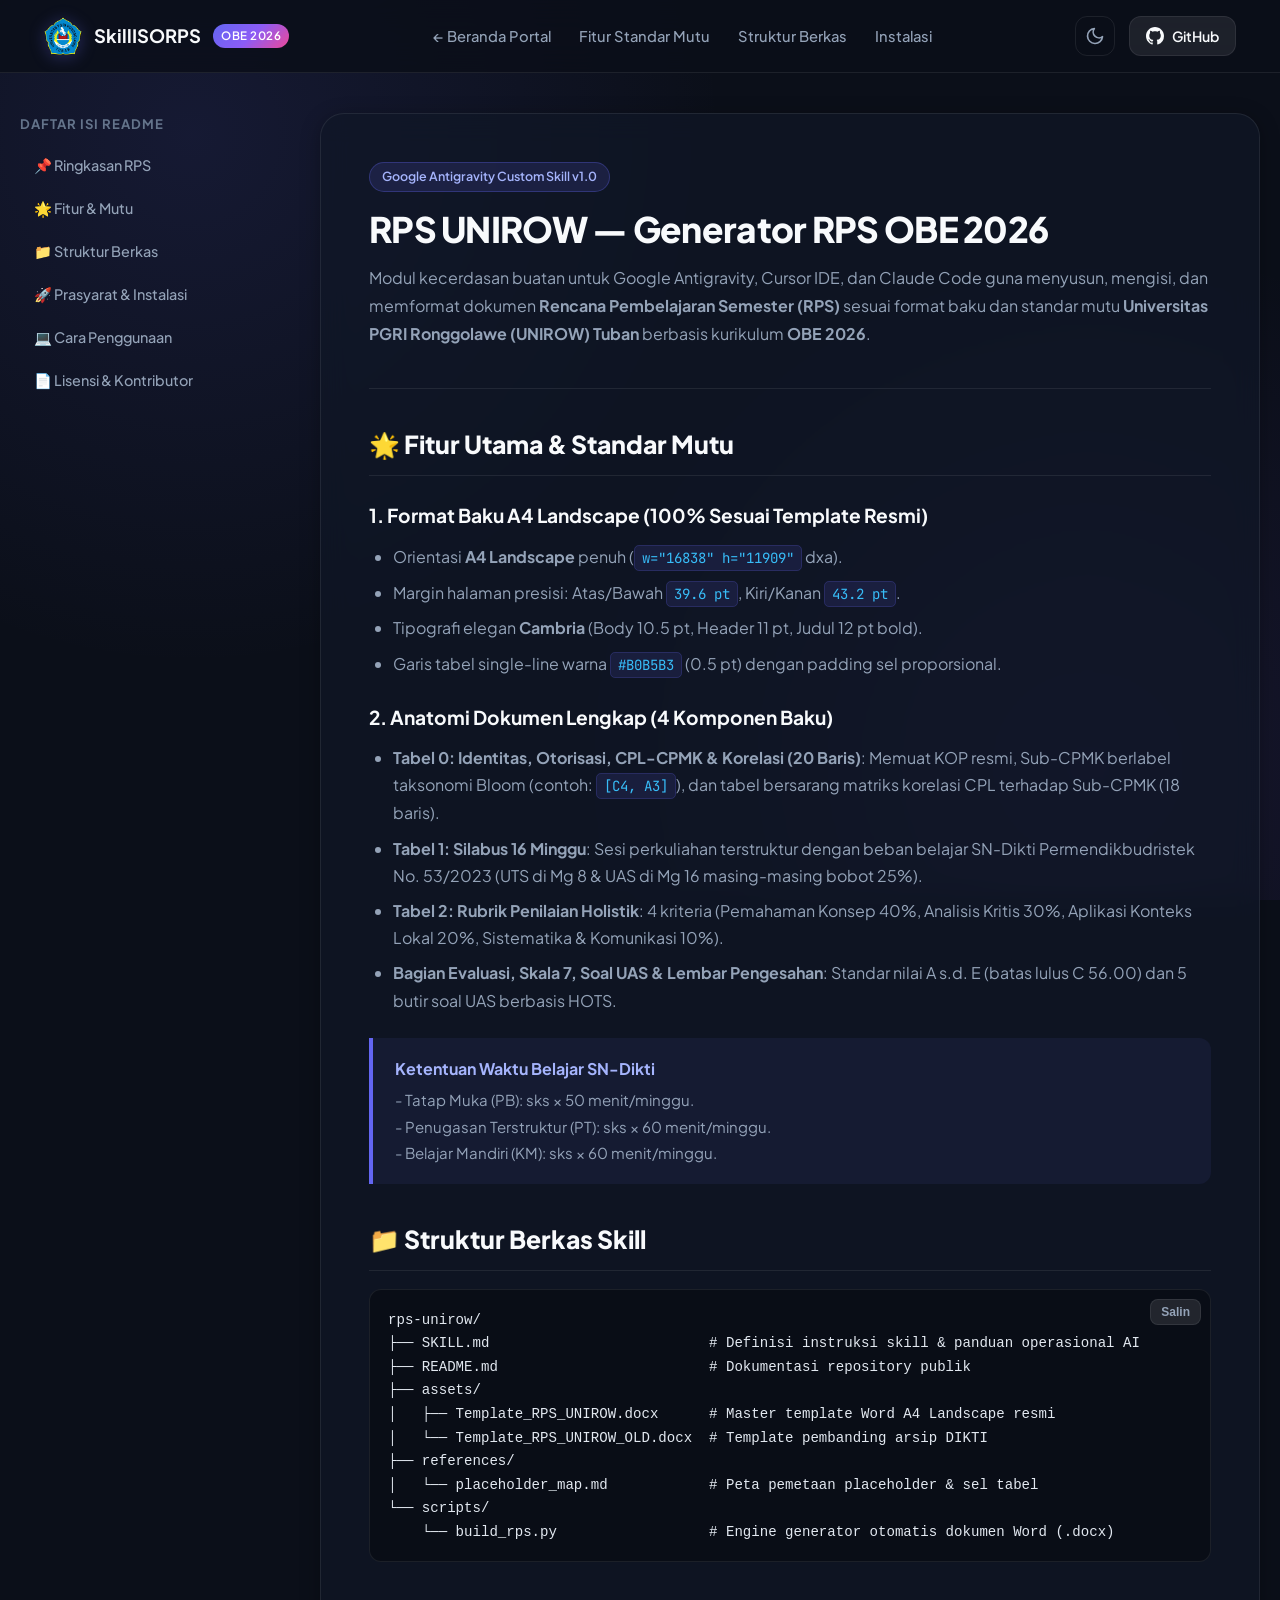
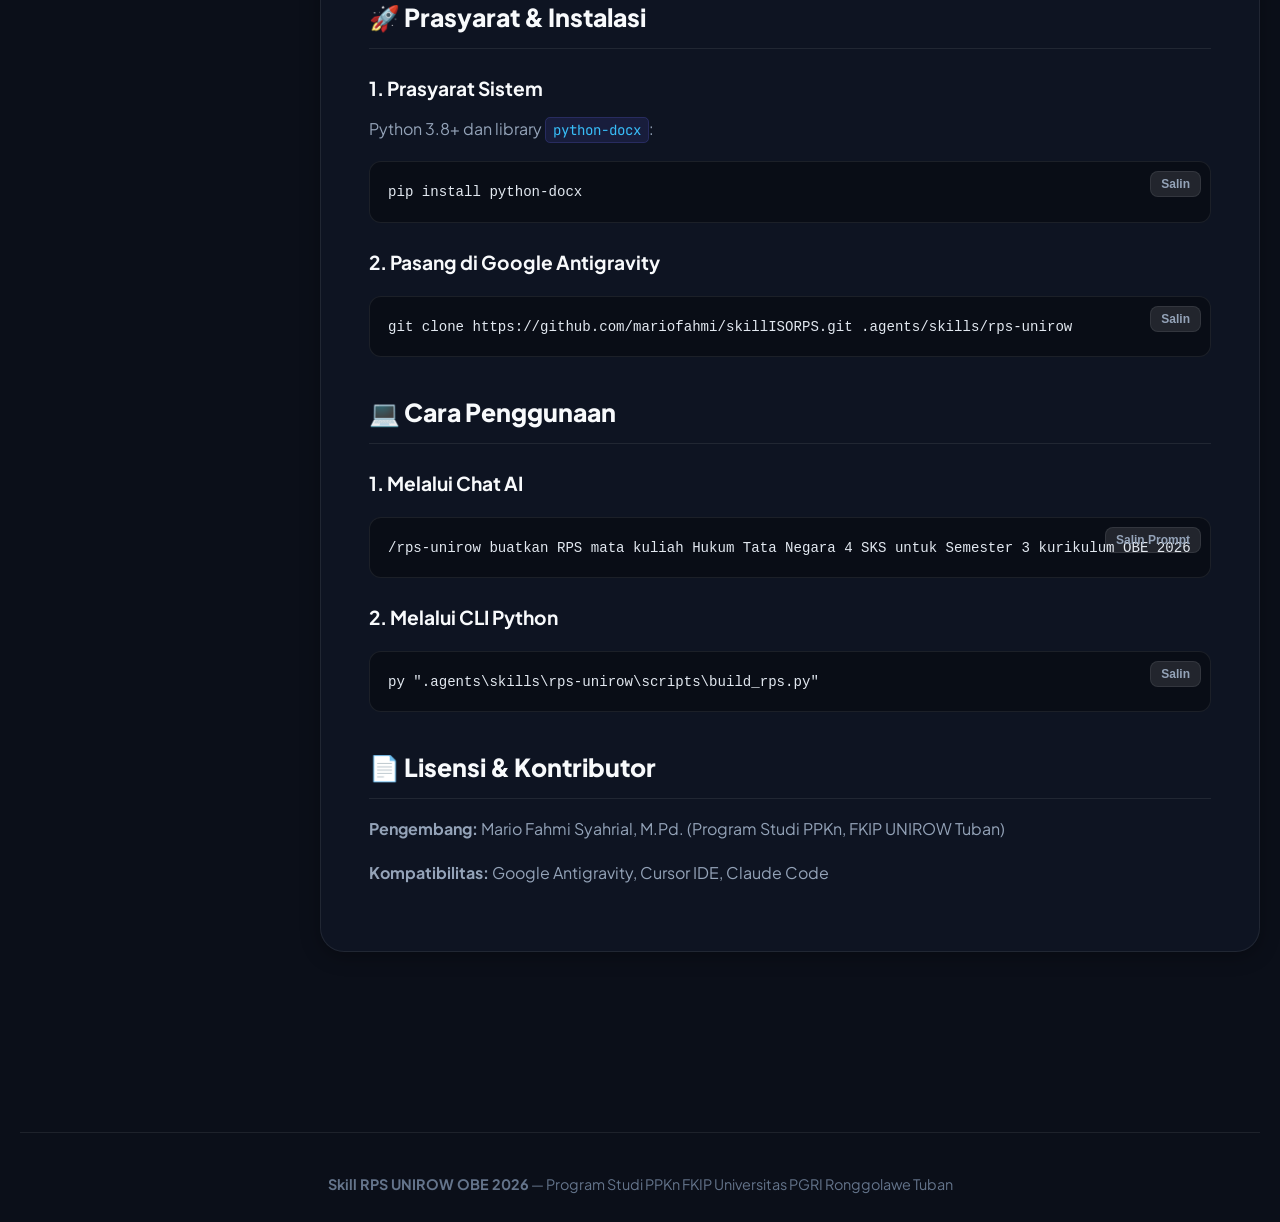
<file: readme.html>
<!DOCTYPE html>
<html lang="id" data-theme="dark">
<head>
  <meta charset="UTF-8">
  <meta name="viewport" content="width=device-width, initial-scale=1.0">
  <title>README - Skill RPS UNIROW OBE 2026 | Generator Rencana Pembelajaran Semester</title>
  <meta name="description" content="Dokumentasi resmi README Skill RPS UNIROW OBE 2026 untuk Google Antigravity, Cursor IDE, dan Claude Code.">
  
  <!-- Google Fonts -->
  <link rel="preconnect" href="https://fonts.googleapis.com">
  <link rel="preconnect" href="https://fonts.gstatic.com" crossorigin>
  <link href="https://fonts.googleapis.com/css2?family=JetBrains+Mono:wght@400;500;600&family=Plus+Jakarta+Sans:wght@400;500;600;700;800&display=swap" rel="stylesheet">
  
  <link rel="stylesheet" href="style.css">
  <style>
    .docs-layout {
      display: grid;
      grid-template-columns: 260px minmax(0, 1fr);
      gap: 40px;
      padding: 40px 0 80px;
    }
    .docs-sidebar {
      position: sticky;
      top: 100px;
      height: fit-content;
      max-height: calc(100vh - 120px);
      overflow-y: auto;
      padding-right: 16px;
    }
    .toc-title {
      font-size: 0.82rem;
      font-weight: 700;
      text-transform: uppercase;
      letter-spacing: 1px;
      color: var(--text-muted);
      margin-bottom: 14px;
    }
    .toc-list {
      list-style: none;
      display: flex;
      flex-direction: column;
      gap: 8px;
    }
    .toc-link {
      color: var(--text-secondary);
      text-decoration: none;
      font-size: 0.9rem;
      font-weight: 500;
      padding: 6px 12px;
      border-radius: var(--radius-sm);
      transition: var(--transition);
      display: block;
      border-left: 2px solid transparent;
    }
    .toc-link:hover, .toc-link.active {
      color: var(--accent-primary);
      background: rgba(99, 102, 241, 0.08);
      border-left-color: var(--accent-primary);
    }
    .docs-article {
      background: var(--bg-card);
      border: 1px solid var(--border-color);
      border-radius: var(--radius-xl);
      padding: 48px;
      backdrop-filter: blur(14px);
      box-shadow: var(--shadow-md);
    }
    .docs-header {
      border-bottom: 1px solid var(--border-color);
      padding-bottom: 24px;
      margin-bottom: 36px;
    }
    .docs-badge {
      display: inline-flex;
      align-items: center;
      gap: 6px;
      background: rgba(99, 102, 241, 0.15);
      color: #a5b4fc;
      border: 1px solid rgba(99, 102, 241, 0.3);
      padding: 4px 12px;
      border-radius: 999px;
      font-size: 0.78rem;
      font-weight: 600;
      margin-bottom: 16px;
    }
    .docs-title {
      font-size: 2.2rem;
      font-weight: 800;
      letter-spacing: -0.02em;
      line-height: 1.2;
      margin-bottom: 14px;
    }
    .docs-lead {
      font-size: 1.12rem;
      color: var(--text-secondary);
      line-height: 1.7;
    }
    .markdown-body h2 {
      font-size: 1.55rem;
      font-weight: 800;
      margin: 36px 0 16px;
      padding-bottom: 10px;
      border-bottom: 1px solid var(--border-color);
    }
    .markdown-body h3 {
      font-size: 1.2rem;
      font-weight: 700;
      margin: 24px 0 12px;
      color: var(--text-primary);
    }
    .markdown-body p {
      font-size: 1rem;
      color: var(--text-secondary);
      line-height: 1.75;
      margin-bottom: 16px;
    }
    .markdown-body ul {
      padding-left: 24px;
      margin-bottom: 20px;
      color: var(--text-secondary);
    }
    .markdown-body li {
      margin-bottom: 8px;
      line-height: 1.7;
    }
    .markdown-body code:not(pre code) {
      font-family: var(--font-mono);
      background: rgba(99, 102, 241, 0.12);
      color: #38bdf8;
      padding: 3px 7px;
      border-radius: 5px;
      font-size: 0.88rem;
      border: 1px solid rgba(99, 102, 241, 0.2);
    }
    .code-wrapper {
      position: relative;
      margin: 18px 0;
    }
    .code-wrapper pre {
      background: #090d16;
      border: 1px solid var(--border-color);
      border-radius: var(--radius-md);
      padding: 18px;
      overflow-x: auto;
      font-family: var(--font-mono);
      font-size: 0.88rem;
      color: #e2e8f0;
      line-height: 1.6;
    }
    .btn-code-copy {
      position: absolute;
      top: 10px;
      right: 10px;
      background: rgba(255, 255, 255, 0.1);
      border: 1px solid var(--border-color);
      color: var(--text-secondary);
      padding: 5px 10px;
      border-radius: var(--radius-sm);
      font-size: 0.75rem;
      font-weight: 600;
      cursor: pointer;
      transition: var(--transition);
    }
    .btn-code-copy:hover {
      background: var(--accent-primary);
      color: #ffffff;
    }
    .callout {
      background: rgba(99, 102, 241, 0.08);
      border-left: 4px solid var(--accent-primary);
      border-radius: 0 var(--radius-md) var(--radius-md) 0;
      padding: 18px 22px;
      margin: 24px 0;
    }
    .callout-title {
      font-weight: 700;
      color: #a5b4fc;
      margin-bottom: 6px;
    }
    .callout p {
      margin: 0;
      font-size: 0.94rem;
    }
    @media (max-width: 900px) {
      .docs-layout { grid-template-columns: 1fr; }
      .docs-sidebar { display: none; }
      .docs-article { padding: 24px; }
    }
  </style>
</head>
<body>

  <!-- Navigation Bar -->
  <nav class="navbar">
    <div class="container nav-container">
      <a href="index.html" class="brand">
        <img src="assets/logo_unirow.png" alt="Logo UNIROW" class="brand-logo" onerror="this.style.display='none'">
        <span>SkillISORPS</span>
        <span class="brand-badge">OBE 2026</span>
      </a>

      <ul class="nav-links">
        <li><a href="index.html">← Beranda Portal</a></li>
        <li><a href="#fitur">Fitur Standar Mutu</a></li>
        <li><a href="#struktur">Struktur Berkas</a></li>
        <li><a href="#instalasi">Instalasi</a></li>
      </ul>

      <div class="nav-actions">
        <button id="themeToggle" class="btn-icon" aria-label="Toggle Theme" type="button">
          <svg width="20" height="20" viewBox="0 0 24 24" fill="none" stroke="currentColor" stroke-width="2" stroke-linecap="round" stroke-linejoin="round"><path d="M21 12.79A9 9 0 1 1 11.21 3 7 7 0 0 0 21 12.79z"></path></svg>
        </button>
        <a href="https://github.com/mariofahmi/skillISORPS" target="_blank" rel="noopener noreferrer" class="btn-github">
          <svg width="18" height="18" viewBox="0 0 24 24" fill="currentColor"><path d="M12 0C5.37 0 0 5.37 0 12c0 5.31 3.435 9.795 8.205 11.385.6.105.825-.255.825-.57 0-.285-.015-1.23-.015-2.235-3.015.555-3.795-.735-4.035-1.41-.135-.345-.72-1.41-1.23-1.695-.42-.225-1.02-.78-.015-.795.945-.015 1.62.87 1.845 1.23 1.08 1.815 2.805 1.305 3.495.99.105-.78.42-1.305.765-1.605-2.67-.3-5.46-1.335-5.46-5.925 0-1.305.465-2.385 1.23-3.225-.12-.3-.54-1.53.12-3.18 0 0 1.005-.315 3.3 1.23.96-.27 1.98-.405 3-.405s2.04.135 3 .405c2.295-1.56 3.3-1.23 3.3-1.23.66 1.65.24 2.88.12 3.18.765.84 1.23 1.905 1.23 3.225 0 4.605-2.805 5.625-5.475 5.925.435.375.81 1.095.81 2.22 0 1.605-.015 2.895-.015 3.3 0 .315.225.69.825.57A12.02 12.02 0 0024 12c0-6.63-5.37-12-12-12z"/></svg>
          <span>GitHub</span>
        </a>
      </div>
    </div>
  </nav>

  <!-- Content Layout -->
  <main class="container docs-layout">
    <aside class="docs-sidebar">
      <div class="toc-title">Daftar Isi README</div>
      <ul class="toc-list">
        <li><a href="#ringkasan" class="toc-link">📌 Ringkasan RPS</a></li>
        <li><a href="#fitur" class="toc-link">🌟 Fitur & Mutu</a></li>
        <li><a href="#struktur" class="toc-link">📁 Struktur Berkas</a></li>
        <li><a href="#instalasi" class="toc-link">🚀 Prasyarat & Instalasi</a></li>
        <li><a href="#penggunaan" class="toc-link">💻 Cara Penggunaan</a></li>
        <li><a href="#lisensi" class="toc-link">📄 Lisensi & Kontributor</a></li>
      </ul>
    </aside>

    <article class="docs-article markdown-body">
      <header id="ringkasan" class="docs-header">
        <div class="docs-badge">Google Antigravity Custom Skill v1.0</div>
        <h1 class="docs-title">RPS UNIROW — Generator RPS OBE 2026</h1>
        <p class="docs-lead">
          Modul kecerdasan buatan untuk Google Antigravity, Cursor IDE, dan Claude Code guna menyusun, mengisi, dan memformat dokumen 
          <strong>Rencana Pembelajaran Semester (RPS)</strong> sesuai format baku dan standar mutu 
          <strong>Universitas PGRI Ronggolawe (UNIROW) Tuban</strong> berbasis kurikulum <strong>OBE 2026</strong>.
        </p>
      </header>

      <section id="fitur">
        <h2>🌟 Fitur Utama & Standar Mutu</h2>
        <h3>1. Format Baku A4 Landscape (100% Sesuai Template Resmi)</h3>
        <ul>
          <li>Orientasi <strong>A4 Landscape</strong> penuh (<code>w="16838" h="11909"</code> dxa).</li>
          <li>Margin halaman presisi: Atas/Bawah <code>39.6 pt</code>, Kiri/Kanan <code>43.2 pt</code>.</li>
          <li>Tipografi elegan <strong>Cambria</strong> (Body 10.5 pt, Header 11 pt, Judul 12 pt bold).</li>
          <li>Garis tabel single-line warna <code>#B0B5B3</code> (0.5 pt) dengan padding sel proporsional.</li>
        </ul>

        <h3>2. Anatomi Dokumen Lengkap (4 Komponen Baku)</h3>
        <ul>
          <li><strong>Tabel 0: Identitas, Otorisasi, CPL-CPMK & Korelasi (20 Baris)</strong>: Memuat KOP resmi, Sub-CPMK berlabel taksonomi Bloom (contoh: <code>[C4, A3]</code>), dan tabel bersarang matriks korelasi CPL terhadap Sub-CPMK (18 baris).</li>
          <li><strong>Tabel 1: Silabus 16 Minggu</strong>: Sesi perkuliahan terstruktur dengan beban belajar SN-Dikti Permendikbudristek No. 53/2023 (UTS di Mg 8 & UAS di Mg 16 masing-masing bobot 25%).</li>
          <li><strong>Tabel 2: Rubrik Penilaian Holistik</strong>: 4 kriteria (Pemahaman Konsep 40%, Analisis Kritis 30%, Aplikasi Konteks Lokal 20%, Sistematika & Komunikasi 10%).</li>
          <li><strong>Bagian Evaluasi, Skala 7, Soal UAS & Lembar Pengesahan</strong>: Standar nilai A s.d. E (batas lulus C 56.00) dan 5 butir soal UAS berbasis HOTS.</li>
        </ul>

        <div class="callout">
          <div class="callout-title">Ketentuan Waktu Belajar SN-Dikti</div>
          <p>
            - Tatap Muka (PB): sks × 50 menit/minggu.<br>
            - Penugasan Terstruktur (PT): sks × 60 menit/minggu.<br>
            - Belajar Mandiri (KM): sks × 60 menit/minggu.
          </p>
        </div>
      </section>

      <section id="struktur">
        <h2>📁 Struktur Berkas Skill</h2>
        <div class="code-wrapper">
          <button class="btn-code-copy" onclick="navigator.clipboard.writeText(this.nextElementSibling.innerText); alert('Tersalin!');">Salin</button>
<pre><code>rps-unirow/
├── SKILL.md                          # Definisi instruksi skill & panduan operasional AI
├── README.md                         # Dokumentasi repository publik
├── assets/
│   ├── Template_RPS_UNIROW.docx      # Master template Word A4 Landscape resmi
│   └── Template_RPS_UNIROW_OLD.docx  # Template pembanding arsip DIKTI
├── references/
│   └── placeholder_map.md            # Peta pemetaan placeholder & sel tabel
└── scripts/
    └── build_rps.py                  # Engine generator otomatis dokumen Word (.docx)</code></pre>
        </div>
      </section>

      <section id="instalasi">
        <h2>🚀 Prasyarat & Instalasi</h2>
        <h3>1. Prasyarat Sistem</h3>
        <p>Python 3.8+ dan library <code>python-docx</code>:</p>
        <div class="code-wrapper">
          <button class="btn-code-copy" onclick="navigator.clipboard.writeText('pip install python-docx'); alert('Tersalin!');">Salin</button>
<pre><code>pip install python-docx</code></pre>
        </div>

        <h3>2. Pasang di Google Antigravity</h3>
        <div class="code-wrapper">
          <button class="btn-code-copy" onclick="navigator.clipboard.writeText('git clone https://github.com/mariofahmi/skillISORPS.git .agents/skills/rps-unirow'); alert('Tersalin!');">Salin</button>
<pre><code>git clone https://github.com/mariofahmi/skillISORPS.git .agents/skills/rps-unirow</code></pre>
        </div>
      </section>

      <section id="penggunaan">
        <h2>💻 Cara Penggunaan</h2>
        <h3>1. Melalui Chat AI</h3>
        <div class="code-wrapper">
          <button class="btn-code-copy" onclick="navigator.clipboard.writeText('/rps-unirow buatkan RPS mata kuliah Hukum Tata Negara 4 SKS'); alert('Tersalin!');">Salin Prompt</button>
<pre><code>/rps-unirow buatkan RPS mata kuliah Hukum Tata Negara 4 SKS untuk Semester 3 kurikulum OBE 2026</code></pre>
        </div>

        <h3>2. Melalui CLI Python</h3>
        <div class="code-wrapper">
          <button class="btn-code-copy" onclick="navigator.clipboard.writeText('py \".agents\\skills\\rps-unirow\\scripts\\build_rps.py\"'); alert('Tersalin!');">Salin</button>
<pre><code>py ".agents\skills\rps-unirow\scripts\build_rps.py"</code></pre>
        </div>
      </section>

      <section id="lisensi">
        <h2>📄 Lisensi & Kontributor</h2>
        <p><strong>Pengembang:</strong> Mario Fahmi Syahrial, M.Pd. (Program Studi PPKn, FKIP UNIROW Tuban)</p>
        <p><strong>Kompatibilitas:</strong> Google Antigravity, Cursor IDE, Claude Code</p>
      </section>
    </article>
  </main>

  <footer class="footer container">
    <p><strong>Skill RPS UNIROW OBE 2026</strong> — Program Studi PPKn FKIP Universitas PGRI Ronggolawe Tuban</p>
  </footer>
</body>
</html>
</file>
<file: style.css>
/* ==========================================================================
   SKILL KONTRAK PERKULIAHAN OBE - MODERN DESIGN SYSTEM
   Universitas PGRI Ronggolawe (UNIROW) Tuban
   ========================================================================== */

:root {
  --font-sans: 'Plus Jakarta Sans', 'Inter', -apple-system, BlinkMacSystemFont, 'Segoe UI', Roboto, sans-serif;
  --font-mono: 'JetBrains Mono', 'Fira Code', Consolas, monospace;
  
  /* Color Palette - Executive Dark */
  --bg-primary: #0b0f19;
  --bg-secondary: #111827;
  --bg-card: rgba(17, 24, 39, 0.7);
  --bg-card-hover: rgba(30, 41, 59, 0.8);
  --border-color: rgba(255, 255, 255, 0.08);
  --border-glow: rgba(99, 102, 241, 0.25);
  
  --text-primary: #f8fafc;
  --text-secondary: #94a3b8;
  --text-muted: #64748b;
  
  --accent-primary: #6366f1;
  --accent-secondary: #8b5cf6;
  --accent-gradient: linear-gradient(135deg, #6366f1 0%, #8b5cf6 50%, #ec4899 100%);
  --accent-glow: rgba(99, 102, 241, 0.35);
  
  --success: #10b981;
  --success-glow: rgba(16, 185, 129, 0.2);
  --warning: #f59e0b;
  --info: #06b6d4;
  
  --radius-sm: 8px;
  --radius-md: 12px;
  --radius-lg: 18px;
  --radius-xl: 24px;
  
  --shadow-sm: 0 2px 4px rgba(0, 0, 0, 0.2);
  --shadow-md: 0 4px 20px rgba(0, 0, 0, 0.3);
  --shadow-lg: 0 10px 30px rgba(0, 0, 0, 0.45);
  --shadow-glow: 0 0 25px var(--accent-glow);
  
  --transition: all 0.25s cubic-bezier(0.16, 1, 0.3, 1);
}

[data-theme="light"] {
  --bg-primary: #f8fafc;
  --bg-secondary: #ffffff;
  --bg-card: rgba(255, 255, 255, 0.85);
  --bg-card-hover: rgba(255, 255, 255, 1);
  --border-color: rgba(226, 232, 240, 0.9);
  --border-glow: rgba(99, 102, 241, 0.3);
  
  --text-primary: #0f172a;
  --text-secondary: #475569;
  --text-muted: #94a3b8;
  
  --accent-glow: rgba(99, 102, 241, 0.15);
  --shadow-md: 0 4px 20px rgba(0, 0, 0, 0.06);
  --shadow-lg: 0 10px 30px rgba(0, 0, 0, 0.1);
}

*, *::before, *::after {
  box-sizing: border-box;
  margin: 0;
  padding: 0;
}

body {
  font-family: var(--font-sans);
  background-color: var(--bg-primary);
  color: var(--text-primary);
  line-height: 1.6;
  overflow-x: hidden;
  transition: background-color 0.3s ease, color 0.3s ease;
  background-image: 
    radial-gradient(circle at 15% 15%, rgba(99, 102, 241, 0.12) 0%, transparent 40%),
    radial-gradient(circle at 85% 85%, rgba(139, 92, 246, 0.1) 0%, transparent 40%);
  background-attachment: fixed;
}

/* Glassmorphism utility */
.glass-panel {
  background: var(--bg-card);
  backdrop-filter: blur(14px);
  -webkit-backdrop-filter: blur(14px);
  border: 1px solid var(--border-color);
  border-radius: var(--radius-lg);
}

/* Container */
.container {
  max-width: 1240px;
  margin: 0 auto;
  padding: 0 24px;
}

/* Navigation Header */
.navbar {
  position: sticky;
  top: 0;
  z-index: 100;
  background: rgba(11, 15, 25, 0.85);
  backdrop-filter: blur(16px);
  -webkit-backdrop-filter: blur(16px);
  border-bottom: 1px solid var(--border-color);
  transition: var(--transition);
}

[data-theme="light"] .navbar {
  background: rgba(248, 250, 252, 0.85);
}

.nav-container {
  display: flex;
  align-items: center;
  justify-content: space-between;
  height: 72px;
}

.brand {
  display: flex;
  align-items: center;
  gap: 12px;
  text-decoration: none;
  color: var(--text-primary);
  font-weight: 700;
  font-size: 1.15rem;
}

.brand-logo {
  width: 38px;
  height: 38px;
  object-fit: contain;
  filter: drop-shadow(0 2px 8px rgba(99, 102, 241, 0.3));
}

.brand-badge {
  background: var(--accent-gradient);
  color: #ffffff;
  font-size: 0.72rem;
  padding: 3px 8px;
  border-radius: 999px;
  font-weight: 600;
  letter-spacing: 0.5px;
}

.nav-links {
  display: flex;
  align-items: center;
  gap: 28px;
  list-style: none;
}

.nav-links a {
  text-decoration: none;
  color: var(--text-secondary);
  font-size: 0.92rem;
  font-weight: 500;
  transition: var(--transition);
}

.nav-links a:hover {
  color: var(--accent-primary);
}

.nav-actions {
  display: flex;
  align-items: center;
  gap: 14px;
}

.btn-icon {
  background: transparent;
  border: 1px solid var(--border-color);
  color: var(--text-secondary);
  width: 40px;
  height: 40px;
  border-radius: var(--radius-md);
  display: inline-flex;
  align-items: center;
  justify-content: center;
  cursor: pointer;
  transition: var(--transition);
}

.btn-icon:hover {
  color: var(--text-primary);
  border-color: var(--accent-primary);
  background: rgba(99, 102, 241, 0.1);
}

.btn-github {
  display: inline-flex;
  align-items: center;
  gap: 8px;
  background: rgba(255, 255, 255, 0.08);
  border: 1px solid var(--border-color);
  color: var(--text-primary);
  padding: 8px 16px;
  border-radius: var(--radius-md);
  text-decoration: none;
  font-size: 0.88rem;
  font-weight: 600;
  transition: var(--transition);
}

.btn-github:hover {
  background: var(--accent-primary);
  color: #ffffff;
  border-color: var(--accent-primary);
  box-shadow: var(--shadow-glow);
}

/* Hero Section */
.hero {
  padding: 80px 0 50px;
  text-align: center;
  position: relative;
}

.hero-pill {
  display: inline-flex;
  align-items: center;
  gap: 8px;
  padding: 6px 16px;
  background: rgba(99, 102, 241, 0.12);
  border: 1px solid var(--border-glow);
  border-radius: 999px;
  font-size: 0.82rem;
  font-weight: 600;
  color: #a5b4fc;
  margin-bottom: 24px;
  box-shadow: 0 0 15px rgba(99, 102, 241, 0.15);
}

.hero-pill-dot {
  width: 8px;
  height: 8px;
  background: var(--success);
  border-radius: 50%;
  box-shadow: 0 0 8px var(--success);
}

.hero-title {
  font-size: clamp(2.4rem, 5vw, 3.8rem);
  font-weight: 800;
  letter-spacing: -0.03em;
  line-height: 1.15;
  margin-bottom: 20px;
}

.gradient-text {
  background: var(--accent-gradient);
  -webkit-background-clip: text;
  -webkit-text-fill-color: transparent;
}

.hero-desc {
  font-size: 1.15rem;
  color: var(--text-secondary);
  max-width: 780px;
  margin: 0 auto 36px;
}

/* Quick Install Box */
.install-card {
  max-width: 680px;
  margin: 0 auto 40px;
  background: rgba(17, 24, 39, 0.9);
  border: 1px solid var(--border-color);
  border-radius: var(--radius-md);
  padding: 6px 8px 6px 16px;
  display: flex;
  align-items: center;
  justify-content: space-between;
  box-shadow: var(--shadow-md);
  transition: var(--transition);
}

.install-card:hover {
  border-color: var(--accent-primary);
  box-shadow: var(--shadow-glow);
}

.install-cmd {
  font-family: var(--font-mono);
  font-size: 0.88rem;
  color: #38bdf8;
  display: flex;
  align-items: center;
  gap: 10px;
  overflow-x: auto;
  white-space: nowrap;
}

.install-prompt {
  color: #a855f7;
  user-select: none;
}

.btn-copy {
  background: var(--accent-primary);
  color: #ffffff;
  border: none;
  padding: 8px 18px;
  border-radius: var(--radius-sm);
  font-size: 0.84rem;
  font-weight: 600;
  cursor: pointer;
  display: inline-flex;
  align-items: center;
  gap: 6px;
  transition: var(--transition);
  flex-shrink: 0;
}

.btn-copy:hover {
  background: var(--accent-secondary);
  transform: translateY(-1px);
}

.hero-actions {
  display: flex;
  align-items: center;
  justify-content: center;
  gap: 16px;
  flex-wrap: wrap;
}

.btn-primary {
  background: var(--accent-gradient);
  color: #ffffff;
  border: none;
  padding: 13px 26px;
  border-radius: var(--radius-md);
  font-size: 0.95rem;
  font-weight: 600;
  text-decoration: none;
  cursor: pointer;
  display: inline-flex;
  align-items: center;
  gap: 8px;
  box-shadow: 0 4px 15px rgba(99, 102, 241, 0.4);
  transition: var(--transition);
}

.btn-primary:hover {
  transform: translateY(-2px);
  box-shadow: 0 8px 25px rgba(99, 102, 241, 0.6);
}

.btn-secondary {
  background: rgba(255, 255, 255, 0.05);
  border: 1px solid var(--border-color);
  color: var(--text-primary);
  padding: 13px 24px;
  border-radius: var(--radius-md);
  font-size: 0.95rem;
  font-weight: 600;
  text-decoration: none;
  display: inline-flex;
  align-items: center;
  gap: 8px;
  transition: var(--transition);
}

.btn-secondary:hover {
  background: rgba(255, 255, 255, 0.1);
  border-color: var(--text-muted);
}

/* Stats Section */
.stats-grid {
  display: grid;
  grid-template-columns: repeat(auto-fit, minmax(220px, 1fr));
  gap: 20px;
  margin: 50px 0;
}

.stat-card {
  padding: 24px;
  text-align: center;
  border-radius: var(--radius-lg);
  background: var(--bg-card);
  border: 1px solid var(--border-color);
  transition: var(--transition);
}

.stat-card:hover {
  transform: translateY(-3px);
  border-color: var(--border-glow);
  box-shadow: var(--shadow-md);
}

.stat-num {
  font-size: 2.5rem;
  font-weight: 800;
  background: var(--accent-gradient);
  -webkit-background-clip: text;
  -webkit-text-fill-color: transparent;
  line-height: 1.1;
  margin-bottom: 6px;
}

.stat-label {
  font-size: 0.92rem;
  color: var(--text-secondary);
  font-weight: 500;
}

/* Section Header */
.section-head {
  text-align: center;
  max-width: 720px;
  margin: 80px auto 40px;
}

.section-tag {
  color: var(--accent-primary);
  font-weight: 700;
  font-size: 0.85rem;
  text-transform: uppercase;
  letter-spacing: 1px;
  margin-bottom: 8px;
}

.section-title {
  font-size: 2.1rem;
  font-weight: 800;
  letter-spacing: -0.02em;
  margin-bottom: 12px;
}

.section-desc {
  font-size: 1rem;
  color: var(--text-secondary);
}

/* Feature Grid */
.feature-grid {
  display: grid;
  grid-template-columns: repeat(auto-fit, minmax(320px, 1fr));
  gap: 24px;
}

.feature-card {
  padding: 30px;
  border-radius: var(--radius-lg);
  background: var(--bg-card);
  border: 1px solid var(--border-color);
  transition: var(--transition);
  position: relative;
  overflow: hidden;
}

.feature-card::before {
  content: '';
  position: absolute;
  top: 0;
  left: 0;
  width: 100%;
  height: 3px;
  background: var(--accent-gradient);
  opacity: 0;
  transition: var(--transition);
}

.feature-card:hover {
  transform: translateY(-4px);
  border-color: var(--border-glow);
  box-shadow: var(--shadow-lg);
}

.feature-card:hover::before {
  opacity: 1;
}

.feature-icon {
  width: 52px;
  height: 52px;
  background: rgba(99, 102, 241, 0.12);
  border-radius: var(--radius-md);
  display: flex;
  align-items: center;
  justify-content: center;
  font-size: 1.5rem;
  color: var(--accent-primary);
  margin-bottom: 20px;
}

.feature-title {
  font-size: 1.25rem;
  font-weight: 700;
  margin-bottom: 10px;
}

.feature-text {
  font-size: 0.94rem;
  color: var(--text-secondary);
  line-height: 1.6;
}

/* Course Explorer / Catalog */
.explorer-controls {
  display: flex;
  flex-direction: column;
  gap: 20px;
  margin-bottom: 30px;
}

.search-box {
  position: relative;
  max-width: 600px;
  width: 100%;
  margin: 0 auto;
}

.search-input {
  width: 100%;
  background: var(--bg-secondary);
  border: 1px solid var(--border-color);
  color: var(--text-primary);
  padding: 14px 20px 14px 48px;
  border-radius: var(--radius-md);
  font-size: 0.95rem;
  transition: var(--transition);
}

.search-input:focus {
  outline: none;
  border-color: var(--accent-primary);
  box-shadow: 0 0 0 3px rgba(99, 102, 241, 0.2);
}

.search-icon {
  position: absolute;
  left: 18px;
  top: 50%;
  transform: translateY(-50%);
  color: var(--text-muted);
  font-size: 1.1rem;
}

.semester-tabs {
  display: flex;
  align-items: center;
  justify-content: center;
  gap: 8px;
  flex-wrap: wrap;
}

.tab-btn {
  background: rgba(255, 255, 255, 0.05);
  border: 1px solid var(--border-color);
  color: var(--text-secondary);
  padding: 8px 18px;
  border-radius: 999px;
  font-size: 0.88rem;
  font-weight: 600;
  cursor: pointer;
  transition: var(--transition);
}

.tab-btn:hover {
  color: var(--text-primary);
  background: rgba(255, 255, 255, 0.1);
}

.tab-btn.active {
  background: var(--accent-primary);
  color: #ffffff;
  border-color: var(--accent-primary);
  box-shadow: 0 2px 10px rgba(99, 102, 241, 0.4);
}

.course-grid {
  display: grid;
  grid-template-columns: repeat(auto-fill, minmax(360px, 1fr));
  gap: 20px;
}

.course-card {
  background: var(--bg-card);
  border: 1px solid var(--border-color);
  border-radius: var(--radius-lg);
  padding: 22px;
  display: flex;
  flex-direction: column;
  justify-content: space-between;
  transition: var(--transition);
  cursor: pointer;
}

.course-card:hover {
  transform: translateY(-3px);
  border-color: var(--accent-primary);
  box-shadow: var(--shadow-md);
}

.course-header {
  display: flex;
  align-items: flex-start;
  justify-content: space-between;
  gap: 12px;
  margin-bottom: 12px;
}

.course-sem-badge {
  background: rgba(99, 102, 241, 0.15);
  color: #a5b4fc;
  font-size: 0.75rem;
  font-weight: 700;
  padding: 4px 10px;
  border-radius: 999px;
  border: 1px solid rgba(99, 102, 241, 0.3);
}

.course-code {
  font-family: var(--font-mono);
  font-size: 0.82rem;
  color: var(--text-muted);
}

.course-title {
  font-size: 1.1rem;
  font-weight: 700;
  margin-bottom: 14px;
  line-height: 1.35;
}

.course-meta {
  display: grid;
  grid-template-columns: repeat(3, 1fr);
  gap: 8px;
  padding: 10px 0;
  border-top: 1px solid var(--border-color);
  border-bottom: 1px solid var(--border-color);
  margin-bottom: 16px;
  text-align: center;
}

.meta-item-val {
  font-weight: 700;
  font-size: 0.98rem;
  color: var(--text-primary);
}

.meta-item-lbl {
  font-size: 0.72rem;
  color: var(--text-muted);
  text-transform: uppercase;
  letter-spacing: 0.5px;
}

.course-eval-bar {
  display: flex;
  align-items: center;
  justify-content: space-between;
  font-size: 0.78rem;
  color: var(--text-secondary);
}

.course-status-tag {
  display: inline-flex;
  align-items: center;
  gap: 5px;
  color: var(--success);
  font-weight: 600;
}

.btn-card-action {
  background: transparent;
  color: var(--accent-primary);
  border: none;
  font-weight: 600;
  font-size: 0.85rem;
  display: inline-flex;
  align-items: center;
  gap: 4px;
  cursor: pointer;
}

/* Modal Popup */
.modal-overlay {
  position: fixed;
  top: 0;
  left: 0;
  width: 100vw;
  height: 100vh;
  background: rgba(0, 0, 0, 0.75);
  backdrop-filter: blur(8px);
  z-index: 1000;
  display: flex;
  align-items: center;
  justify-content: center;
  padding: 20px;
  opacity: 0;
  pointer-events: none;
  transition: opacity 0.25s ease;
}

.modal-overlay.active {
  opacity: 1;
  pointer-events: auto;
}

.modal-content {
  background: var(--bg-secondary);
  border: 1px solid var(--border-color);
  border-radius: var(--radius-xl);
  max-width: 820px;
  width: 100%;
  max-height: 85vh;
  overflow-y: auto;
  padding: 32px;
  position: relative;
  box-shadow: var(--shadow-lg);
}

.modal-close {
  position: absolute;
  top: 20px;
  right: 20px;
  background: rgba(255, 255, 255, 0.08);
  border: none;
  color: var(--text-secondary);
  width: 36px;
  height: 36px;
  border-radius: 50%;
  cursor: pointer;
  display: flex;
  align-items: center;
  justify-content: center;
  font-size: 1.1rem;
  transition: var(--transition);
}

.modal-close:hover {
  background: rgba(239, 68, 68, 0.2);
  color: #ef4444;
}

/* Template Live Simulator */
.preview-window {
  background: #ffffff;
  color: #1e293b;
  border-radius: var(--radius-md);
  box-shadow: var(--shadow-lg);
  padding: 40px;
  font-size: 0.92rem;
  max-width: 900px;
  margin: 0 auto;
}

.preview-kop {
  display: flex;
  align-items: center;
  gap: 20px;
  border-bottom: 3px double #0f172a;
  padding-bottom: 16px;
  margin-bottom: 24px;
}

.preview-logo {
  width: 70px;
  height: 70px;
  object-fit: contain;
}

.preview-kop-text {
  text-align: center;
  flex: 1;
}

.preview-kop-text h3 {
  font-size: 1.05rem;
  font-weight: 800;
  text-transform: uppercase;
  margin-bottom: 2px;
}

.preview-kop-text h4 {
  font-size: 0.95rem;
  font-weight: 700;
  margin-bottom: 4px;
}

.preview-kop-text p {
  font-size: 0.75rem;
  color: #475569;
}

.preview-table {
  width: 100%;
  border-collapse: collapse;
  margin: 16px 0;
  font-size: 0.85rem;
}

.preview-table th, .preview-table td {
  border: 1px solid #cbd5e1;
  padding: 8px 12px;
}

.preview-table th {
  background: #f1f5f9;
  font-weight: 700;
  text-align: center;
}

/* AI Guide Tabs */
.guide-tabs {
  display: flex;
  gap: 10px;
  margin-bottom: 20px;
  border-bottom: 1px solid var(--border-color);
  padding-bottom: 10px;
}

.guide-tab-btn {
  background: transparent;
  border: none;
  color: var(--text-secondary);
  font-size: 0.95rem;
  font-weight: 600;
  padding: 8px 16px;
  border-radius: var(--radius-sm);
  cursor: pointer;
  transition: var(--transition);
}

.guide-tab-btn.active {
  background: rgba(99, 102, 241, 0.15);
  color: var(--accent-primary);
}

.code-block {
  background: #0f172a;
  border: 1px solid var(--border-color);
  border-radius: var(--radius-md);
  padding: 16px 20px;
  font-family: var(--font-mono);
  font-size: 0.88rem;
  color: #e2e8f0;
  position: relative;
  overflow-x: auto;
}

/* Footer */
.footer {
  margin-top: 100px;
  border-top: 1px solid var(--border-color);
  padding: 40px 0;
  text-align: center;
  color: var(--text-muted);
  font-size: 0.9rem;
}

.footer a {
  color: var(--accent-primary);
  text-decoration: none;
}


/* ==========================================================================
   ENHANCED MOBILE & TABLET RESPONSIVE SYSTEM - RPS OBE 2026
   ========================================================================== */

@media (max-width: 1024px) {
  .container {
    padding: 0 18px;
  }
  .stats-grid {
    grid-template-columns: repeat(2, 1fr);
    gap: 14px;
  }
  .course-grid {
    grid-template-columns: repeat(2, 1fr);
    gap: 14px;
  }
  .preview-window {
    max-width: 100%;
    padding: 28px 20px;
  }
}

@media (max-width: 768px) {
  .nav-container {
    height: 62px;
  }
  .nav-links {
    display: none;
  }
  .brand-badge {
    display: none;
  }
  .hero {
    padding: 36px 0 24px;
  }
  .hero-title {
    font-size: 2rem;
    line-height: 1.22;
  }
  .hero-subtitle {
    font-size: 0.95rem;
  }
  .hero-actions {
    flex-direction: column;
    align-items: stretch;
    gap: 10px;
  }
  .hero-actions .btn {
    width: 100%;
    min-height: 44px;
    justify-content: center;
  }
  .install-card {
    padding: 18px 14px;
    margin-bottom: 24px;
  }
  .stats-grid {
    grid-template-columns: 1fr;
    gap: 10px;
  }
  .course-grid {
    grid-template-columns: 1fr;
    gap: 12px;
  }
  .catalog-controls {
    flex-direction: column;
    align-items: stretch;
    gap: 10px;
  }
  .search-wrapper, .filter-wrapper {
    width: 100%;
    min-width: 0;
  }
  .search-input, .sem-select {
    width: 100%;
    font-size: 16px;
  }
  
  /* Document Preview */
  .preview-wrapper {
    overflow-x: auto;
    -webkit-overflow-scrolling: touch;
    padding: 4px;
  }
  .preview-window {
    padding: 18px 12px;
    font-size: 0.84rem;
    min-width: 0;
  }
  .preview-kop {
    flex-direction: column;
    align-items: center;
    text-align: center;
    gap: 10px;
    padding-bottom: 12px;
  }
  .preview-logo {
    width: 52px;
    height: 52px;
  }
  .preview-kop-text h3 {
    font-size: 0.95rem;
  }
  .preview-kop-text h4 {
    font-size: 0.86rem;
  }
  .preview-table {
    display: block;
    width: 100%;
    overflow-x: auto;
    -webkit-overflow-scrolling: touch;
    font-size: 0.78rem;
  }
  .preview-table th, .preview-table td {
    padding: 6px 8px;
  }
  
  /* Modal */
  .modal-overlay {
    padding: 10px;
  }
  .modal-content {
    padding: 20px 16px;
    max-height: 90vh;
    border-radius: var(--radius-lg);
  }
  
  /* Footer */
  .footer {
    margin-top: 50px;
    padding: 30px 16px calc(30px + env(safe-area-inset-bottom, 0px));
    font-size: 0.82rem;
  }
}

@media (max-width: 480px) {
  .container {
    padding: 0 12px;
  }
  .brand-logo {
    width: 32px;
    height: 32px;
  }
  .brand {
    font-size: 1rem;
    gap: 8px;
  }
  .hero-title {
    font-size: 1.65rem;
  }
  .code-block {
    padding: 12px 14px;
    font-size: 0.78rem;
  }
}

  .hero-title {
    font-size: 2.2rem;
  }
  .preview-window {
    padding: 20px;
  }
  .course-grid {
    grid-template-columns: 1fr;
  }
}
</file>
